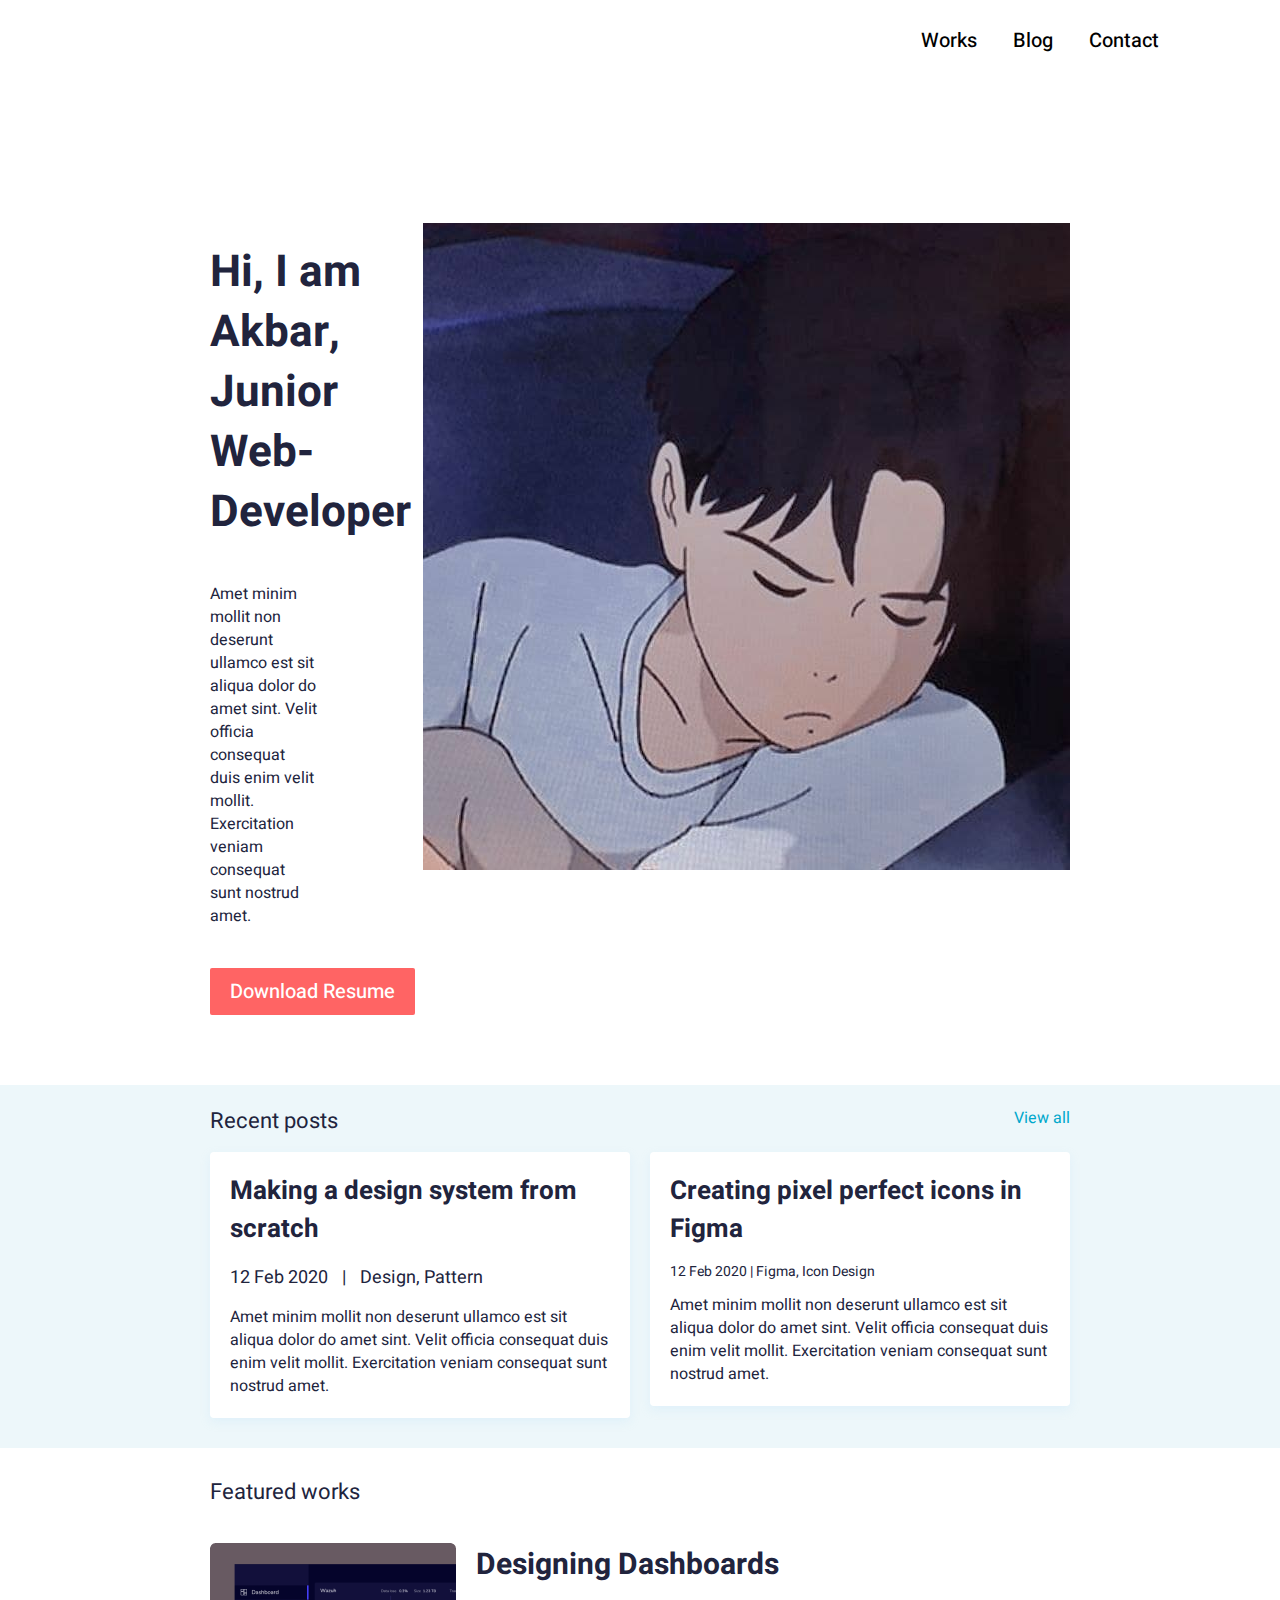
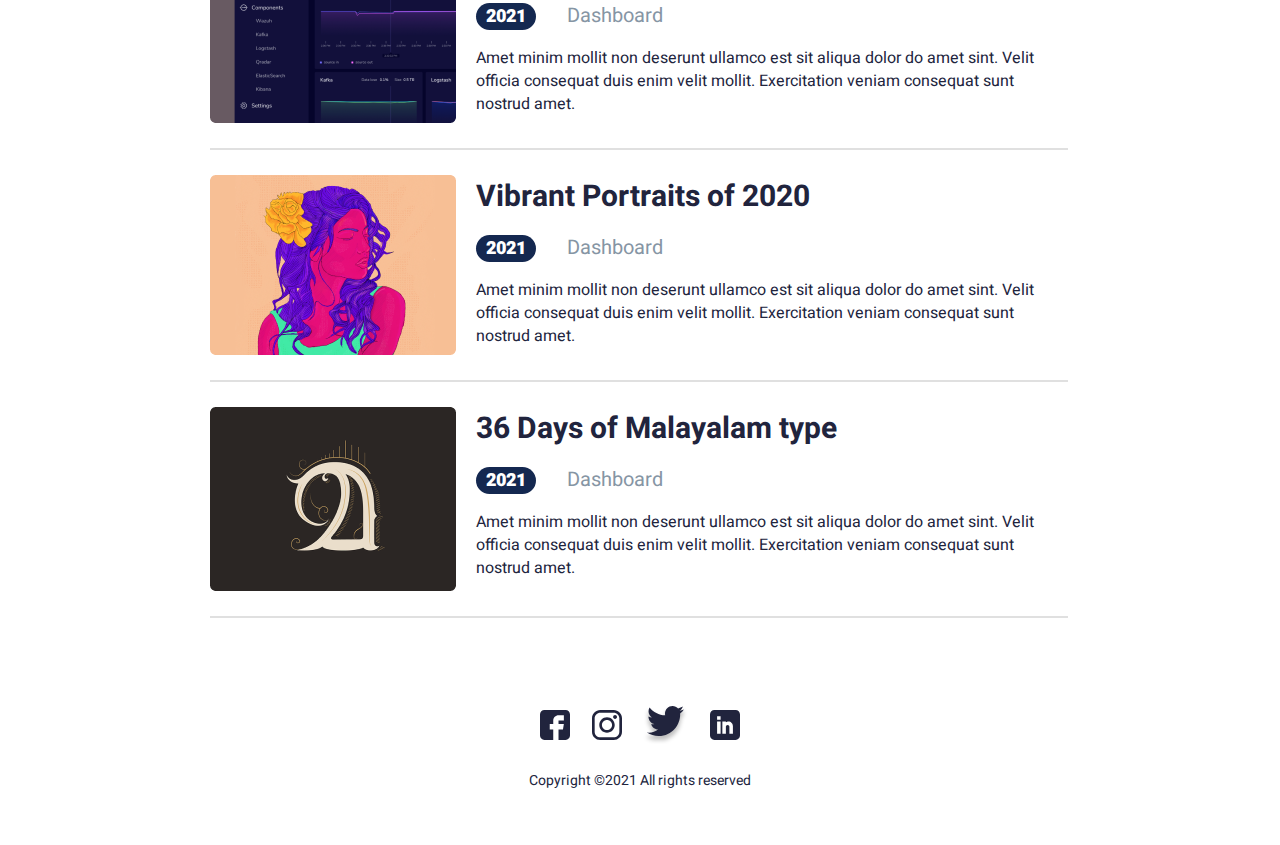
<file: index.html>
<!DOCTYPE html>
<html lang="en">
<link rel="stylesheet" href="css/style.css">
<meta>

<head>
    <title> Home Page </title>
    <link rel="shortcut icon" href="img/icon/brain.png" type="">
</head>

<body>

    <div class="wrapper">

        <header class="header">
            <div class="header__content __container">
                <div class="header__menu menu">
                    <nav class="menu__body">
                        <ul class="menu__list">
                            <li><a href="index.html" class="menu__link">Contact</a></li>
                            <li><a href="blog.html" class="menu__link">Blog</a></li>
                            <li><a href="work.html" class="menu__link">Works</a></li>
                        </ul>
                    </nav>
                </div>
            </div>

        </header>


        <main class="content">

            <section class="resume">
                <div class="resume__row container">
                    <div class="resume__img">
                        <img src="img/akira.jpg" alt="">
                    </div>
                    <div class="resume__body">
                        <div class="resume__hi title">
                            <p>Hi, I am Akbar,</p>
                            <p>Junior Web-Developer</p>
                        </div>
                        <div class="resume__text text">
                            Amet minim mollit non deserunt ullamco est sit aliqua dolor do amet sint. Velit
                            officia consequat duis enim velit
                            mollit. Exercitation veniam consequat sunt nostrud amet.
                        </div>
                        <div class="resume__btn">
                            <a href="" class="resume__download"><span> Download Resume </span></a>
                        </div>
                    </div>
                </div>
            </section>


            <section class="posts">
                <div class="posts__row container">
                    <div class="posts__header">
                        <div class="posts__title min-title">
                            <h4>Recent posts</h4>
                        </div>
                        <div class="posts__view">
                            <a href="" class="posts__link">View all</a>
                        </div>
                    </div>
                    <div class="posts__items">
                        <div class="posts__column">
                            <article class="post__item post">
                                <h3 class="post__title"> Making a design system from scratch</h3>
                                <div class="post__user user">
                                    12 Feb 2020 <span>|</span> Design, Pattern
                                </div>
                                <div class="post__text text">
                                    Amet minim mollit non deserunt ullamco est sit aliqua dolor do amet sint. Velit
                                    officia
                                    consequat duis enim velit
                                    mollit. Exercitation veniam consequat sunt nostrud amet.
                                </div>
                            </article>
                        </div>
                        <div class="posts__column">
                            <article class="posts__item post">
                                <h3 class="post__title"> Creating pixel perfect icons in Figma</h3>
                                <div class="post__user">
                                    12 Feb 2020 <span>|</span> Figma, Icon Design
                                </div>
                                <div class="post__text text">
                                    Amet minim mollit non deserunt ullamco est sit aliqua dolor do amet sint. Velit
                                    officia
                                    consequat duis enim velit
                                    mollit. Exercitation veniam consequat sunt nostrud amet.
                                </div>
                            </article>
                        </div>
                    </div>
                </div>
            </section>


            <section class="featured-works">
                <div class="featured-works__row container">
                    <div class="featured-works__title min-title">Featured works</div>


                    <div class="featured-works__column">
                        <div class="featured-works__items featured-work">
                            <div class="featured-work__img"> <img src="img/Designing-Dashboards.png" alt=""></div>
                            <article class="featured-work__item">
                                <div class=" featured-work__title "> Designing Dashboards </div>
                                <div class="featured-work__info"> <span>2021</span> Dashboard</div>
                                <div class="featured-work__text text">
                                    Amet minim mollit non deserunt ullamco est sit aliqua dolor do amet sint. Velit
                                    officia
                                    consequat duis enim velit
                                    mollit. Exercitation veniam consequat sunt nostrud amet.
                                </div>

                            </article>
                        </div>
                        <div class="featured-works__line line "></div>
                    </div>

                    <div class="featured-works__column">
                        <div class="featured-works__items featured-work">
                            <div class="featured-work__img"> <img src="img/Vibrant-Portraits.png" alt=""></div>
                            <article class="featured-work__item">
                                <div class=" featured-work__title "> Vibrant Portraits of 2020 </div>
                                <div class="featured-work__info"> <span>2021</span> Dashboard</div>
                                <div class="featured-work__text text">
                                    Amet minim mollit non deserunt ullamco est sit aliqua dolor do amet sint. Velit
                                    officia
                                    consequat duis enim velit
                                    mollit. Exercitation veniam consequat sunt nostrud amet.
                                </div>

                            </article>
                        </div>
                        <div class="featured-works__line line"></div>
                    </div>


                    <div class="featured-works__column">
                        <div class="featured-works__items featured-work">
                            <div class="featured-work__img"> <img src="img/36-Days.png" alt=""></div>
                            <article class="featured-work__item">
                                <div class=" featured-work__title "> 36 Days of Malayalam type </div>
                                <div class="featured-work__info"> <span>2021</span> Dashboard</div>
                                <div class="featured-work__text text">
                                    Amet minim mollit non deserunt ullamco est sit aliqua dolor do amet sint. Velit
                                    officia
                                    consequat duis enim velit
                                    mollit. Exercitation veniam consequat sunt nostrud amet.
                                </div>

                            </article>
                        </div>
                        <div class="featured-works__line line"></div>
                    </div>


                </div>
            </section>

        </main>


        <footer class="footer">
            <div class="container">
                <div class="footer__row">
                    <div class="footer__body">
                        <div class="footer__img">
                            <img src="img/icon/fbfacebook.svg" alt="">
                            <img src="img/icon/instainta.svg" alt="">
                            <img class="twiter" src="img/icon/twitr.svg" alt="">
                            <img src="img/icon/Linkedin.svg" alt="">
                        </div>
                        <div class="footer__copy">Copyright ©2021 All rights reserved</div>
                    </div>
                </div>
            </div>
        </footer>


    </div>

</body>

</html>
</file>
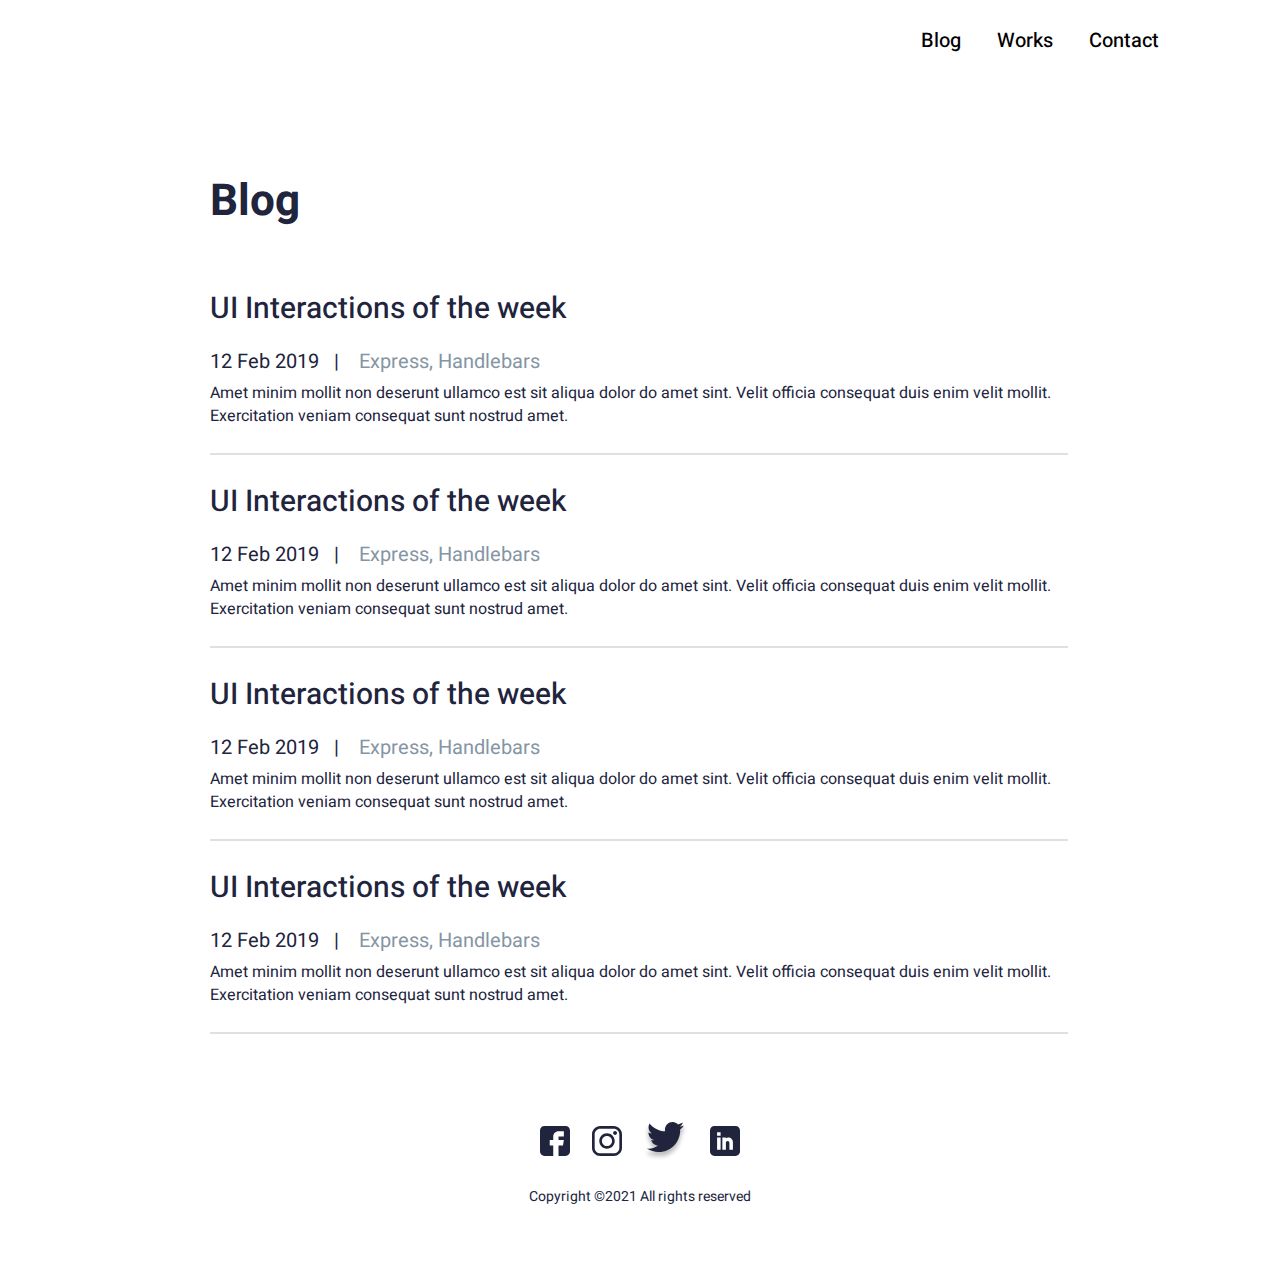
<file: blog.html>
<!DOCTYPE html>
<html lang="en">
<link rel="stylesheet" href="css/style.css">
<meta>

<head>
    <title>Blog</title>
</head>

<body>


    <div class="wrapper">


        <header class="header">
            <div class="header__content __container">
                <div class="header__menu menu">
                    <nav class="menu__body">
                        <ul class="menu__list">
                            <li><a href="index.html" class="menu__link">Contact</a></li>
                            <li><a href="work.html" class="menu__link">Works</a></li>
                            <li><a href="blog.html" class="menu__link">Blog</a></li>
                        </ul>
                    </nav>
                </div>
            </div>

        </header>


        <main class="content">

            <section class="blog">
                <div class="blog__row container">
                    <div class="blog__title title">Blog</div>
                    <div class="blog__column">
                        <article class="blog__body blog-posts">
                            <div class="blog-posts__title">UI Interactions of the week</div>
                            <div class="blog-posts__info user">12 Feb 2019 <span class="i">|</span><span
                                    class="t">Express,
                                    Handlebars</span></div>
                            <div class="blog-posts__text text">
                                Amet minim mollit non deserunt ullamco est sit aliqua dolor do amet sint. Velit officia
                                consequat duis enim velit
                                mollit. Exercitation veniam consequat sunt nostrud amet.
                            </div>
                            <div class="blog-posts__line line"></div>
                        </article>

                        <article class="blog__body blog-posts">
                            <div class="blog-posts__title">UI Interactions of the week</div>
                            <div class="blog-posts__info user">12 Feb 2019 <span class="i">|</span><span
                                    class="t">Express,
                                    Handlebars</span></div>
                            <div class="blog-posts__text text">
                                Amet minim mollit non deserunt ullamco est sit aliqua dolor do amet sint. Velit officia
                                consequat duis enim velit
                                mollit. Exercitation veniam consequat sunt nostrud amet.
                            </div>
                            <div class="blog-posts__line line"></div>
                        </article>

                        <article class="blog__body blog-posts">
                            <div class="blog-posts__title">UI Interactions of the week</div>
                            <div class="blog-posts__info user">12 Feb 2019 <span class="i">|</span><span
                                    class="t">Express,
                                    Handlebars</span></div>
                            <div class="blog-posts__text text">
                                Amet minim mollit non deserunt ullamco est sit aliqua dolor do amet sint. Velit officia
                                consequat duis enim velit
                                mollit. Exercitation veniam consequat sunt nostrud amet.
                            </div>
                            <div class="blog-posts__line line"></div>
                        </article>

                        <article class="blog__body blog-posts">
                            <div class="blog-posts__title">UI Interactions of the week</div>
                            <div class="blog-posts__info user">12 Feb 2019 <span class="i">|</span><span
                                    class="t">Express,
                                    Handlebars</span></div>
                            <div class="blog-posts__text text">
                                Amet minim mollit non deserunt ullamco est sit aliqua dolor do amet sint. Velit officia
                                consequat duis enim velit
                                mollit. Exercitation veniam consequat sunt nostrud amet.
                            </div>
                            <div class="blog-posts__line line"></div>
                        </article>
                    </div>
                </div>
            </section>

        </main>




        <footer class="footer">
            <div class="container">
                <div class="footer__row">
                    <div class="footer__body">
                        <div class="footer__img">
                            <img src="img/icon/fbfacebook.svg" alt="">
                            <img src="img/icon/instainta.svg" alt="">
                            <img class="twiter" src="img/icon/twitr.svg" alt="">
                            <img src="img/icon/Linkedin.svg" alt="">
                        </div>
                        <div class="footer__copy">Copyright ©2021 All rights reserved</div>
                    </div>
                </div>
            </div>
        </footer>

    </div>
</body>

</html>
</file>
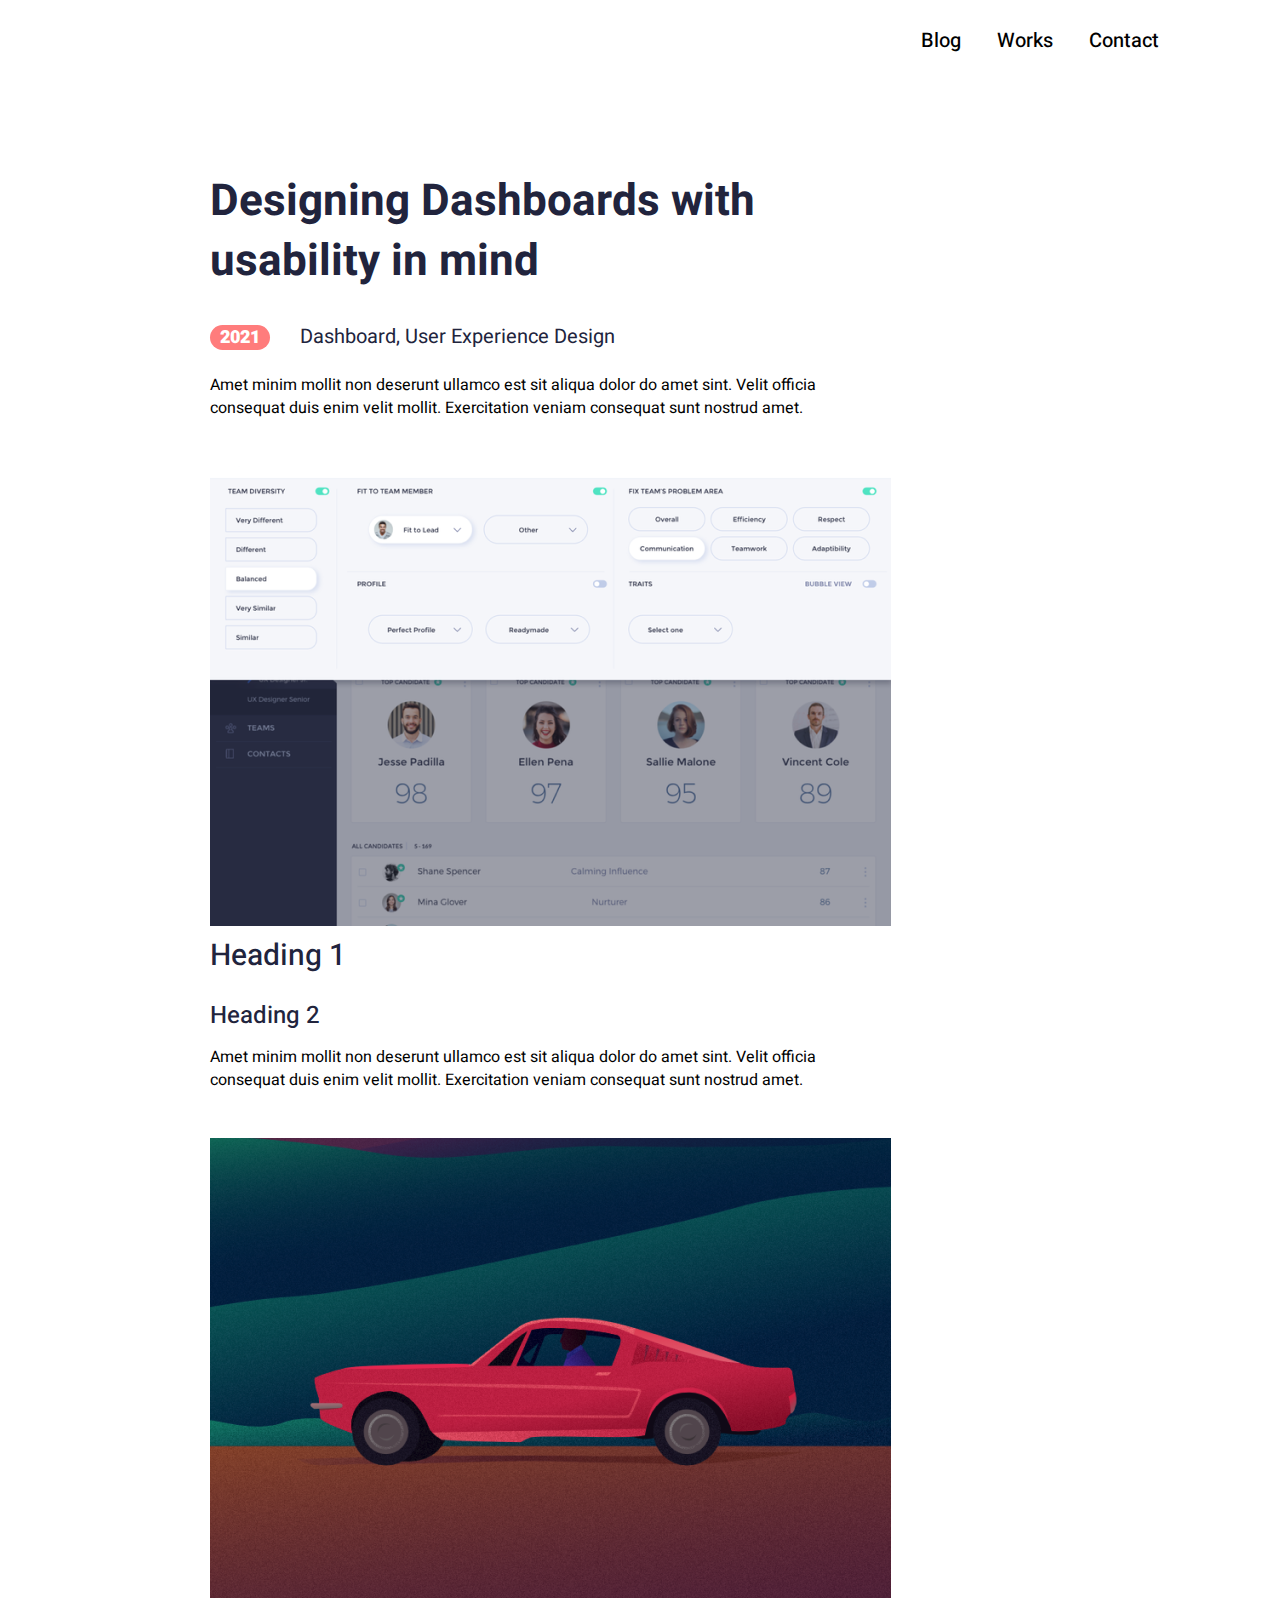
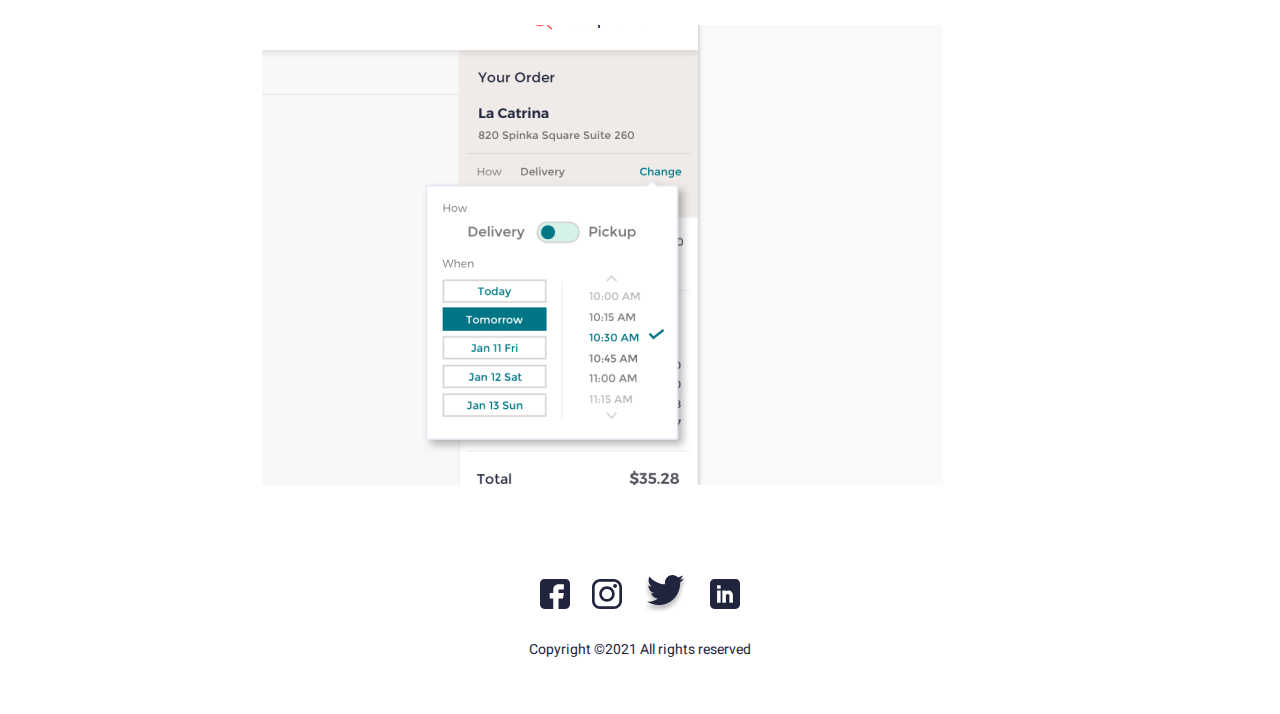
<file: work-details.html>
<!DOCTYPE html>
<html lang="en">
<link rel="stylesheet" href="css/style.css">
<meta>

<head>
    <title> Work Details </title>
    <link rel="shortcut icon" href="img/icon/brain.png" type="">
</head>

<body>
    <div class="wrapper">
        <header class="header">
            <div class="header__content __container">
                <div class="header__menu menu">
                    <nav class="menu__body">
                        <ul class="menu__list">
                            <li><a href="index.html" class="menu__link">Contact</a></li>
                            <li><a href="work.html" class="menu__link">Works</a></li>
                            <li><a href="blog.html" class="menu__link">Blog</a></li>
                        </ul>
                    </nav>
                </div>
            </div>

        </header>
        <main class="content">
            <section class="works-details">
                <div class="works-details__row container">
                    <div class="works-details__title title">Designing Dashboards with usability in mind</div>
                    <div class="works-details__column">
                        <div class="works-details__items work-items">
                            <div class="work-items__info"> <span>2021</span> Dashboard, User Experience Design</div>
                            <div class="work-items__text text">Amet minim mollit non deserunt ullamco est sit aliqua
                                dolor do amet sint. Velit officia consequat duis enim velit
                                mollit. Exercitation veniam consequat sunt nostrud amet.</div>
                            <div class="work-items__img-team"> <img src="img/team.png" alt=""></div>
                            <div class="work-items__heading">
                                <div class="work-items__heading-1">Heading 1</div>
                                <div class="work-items__heading-2">Heading 2</div>
                            </div>
                            <div class="work-items__text text">Amet minim mollit non deserunt ullamco est sit aliqua
                                dolor do amet sint. Velit officia consequat duis enim velit
                                mollit. Exercitation veniam consequat sunt nostrud amet.</div>
                            <div class="work-items__img-car"> <img src="img/car.png" alt=""></div>
                            <div class="work-items__img-order"><img src="img/order.png" alt=""></div>
                        </div>
                    </div>
            </section>
        </main>
        <footer class="footer">
            <div class="container">
                <div class="footer__row">
                    <div class="footer__body">
                        <div class="footer__img">
                            <img src="img/icon/fbfacebook.svg" alt="">
                            <img src="img/icon/instainta.svg" alt="">
                            <img class="twiter" src="img/icon/twitr.svg" alt="">
                            <img src="img/icon/Linkedin.svg" alt="">
                        </div>
                        <div class="footer__copy">Copyright ©2021 All rights reserved</div>
                    </div>
                </div>
            </div>
        </footer>
    </div>
</body>

</html>
</file>
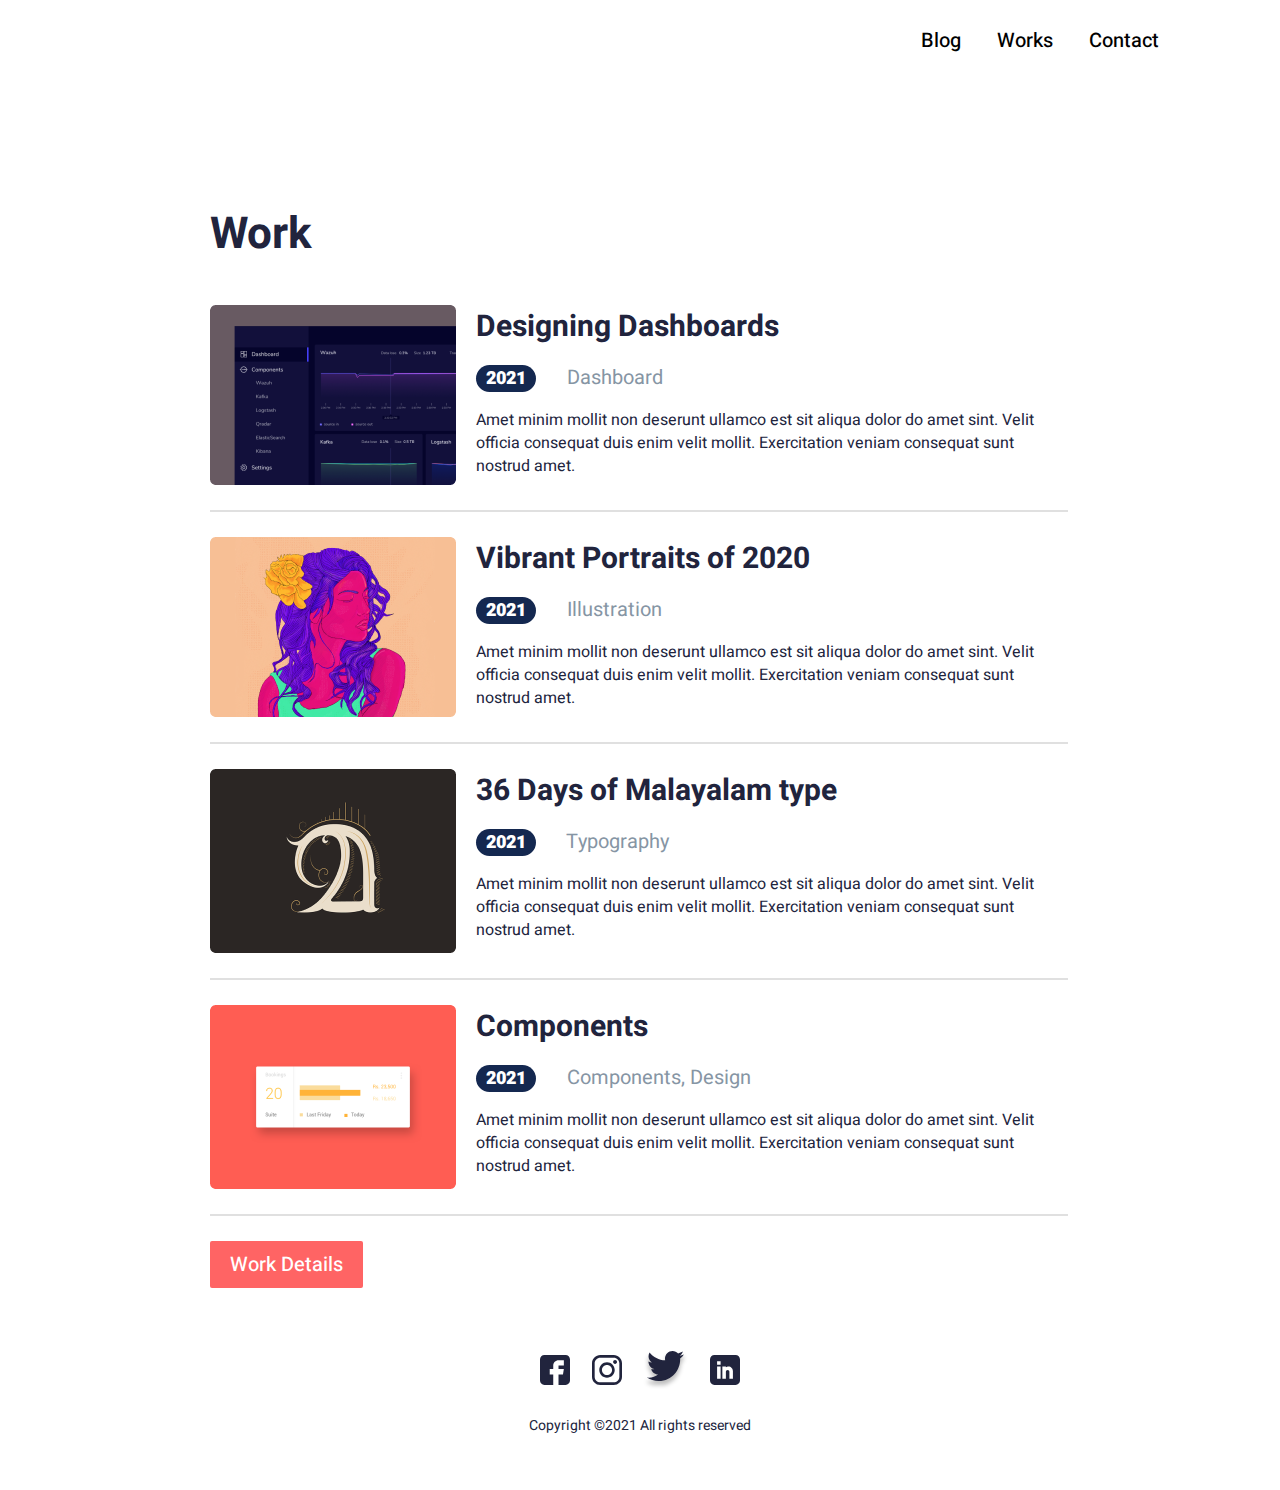
<file: work.html>
<!DOCTYPE html>
<html lang="en">
<link rel="stylesheet" href="css/style.css">
<meta>

<head>
    <title> Work </title>
</head>

<body>

    <div class="wrapper">


        <header class="header">
            <div class="header__content __container">
                <div class="header__menu menu">
                    <nav class="menu__body">
                        <ul class="menu__list">
                            <li><a href="index.html" class="menu__link">Contact</a></li>
                            <li><a href="work.html" class="menu__link">Works</a></li>
                            <li><a href="blog.html" class="menu__link">Blog</a></li>
                        </ul>
                    </nav>
                </div>
            </div>

        </header>


        <main class="content">


            <section class="featured-works">
                <div class="featured-works__row container">
                    <div class="featured-works__title title">Work</div>


                    <div class="featured-works__column">
                        <div class="featured-works__items featured-work">
                            <div class="featured-work__img"> <img src="img/Designing-Dashboards.png" alt=""></div>
                            <article class="featured-work__item">
                                <div class=" featured-work__title "> Designing Dashboards </div>
                                <div class="featured-work__info"> <span>2021</span> Dashboard</div>
                                <div class="featured-work__text text">
                                    Amet minim mollit non deserunt ullamco est sit aliqua dolor do amet sint. Velit
                                    officia
                                    consequat duis enim velit
                                    mollit. Exercitation veniam consequat sunt nostrud amet.
                                </div>

                            </article>
                        </div>
                        <div class="featured-works__line line"></div>
                    </div>

                    <div class="featured-works__column">
                        <div class="featured-works__items featured-work">
                            <div class="featured-work__img"> <img src="img/Vibrant-Portraits.png" alt=""></div>
                            <article class="featured-work__item">
                                <div class=" featured-work__title "> Vibrant Portraits of 2020 </div>
                                <div class="featured-work__info"> <span>2021</span> Illustration</div>
                                <div class="featured-work__text text">
                                    Amet minim mollit non deserunt ullamco est sit aliqua dolor do amet sint. Velit
                                    officia
                                    consequat duis enim velit
                                    mollit. Exercitation veniam consequat sunt nostrud amet.
                                </div>

                            </article>
                        </div>
                        <div class="featured-works__line line"></div>
                    </div>


                    <div class="featured-works__column">
                        <div class="featured-works__items featured-work">
                            <div class="featured-work__img"> <img src="img/36-Days.png" alt=""></div>
                            <article class="featured-work__item">
                                <div class=" featured-work__title "> 36 Days of Malayalam type </div>
                                <div class="featured-work__info"> <span>2021</span> Typography</div>
                                <div class="featured-work__text text">
                                    Amet minim mollit non deserunt ullamco est sit aliqua dolor do amet sint. Velit
                                    officia
                                    consequat duis enim velit
                                    mollit. Exercitation veniam consequat sunt nostrud amet.
                                </div>

                            </article>
                        </div>
                        <div class="featured-works__line line"></div>
                    </div>

                    <div class="featured-works__column">
                        <div class="featured-works__items featured-work">
                            <div class="featured-work__img"> <img src="img/componets.png" alt=""></div>
                            <article class="featured-work__item">
                                <div class=" featured-work__title "> Components </div>
                                <div class="featured-work__info"> <span>2021</span> Components, Design</div>
                                <div class="featured-work__text text">
                                    Amet minim mollit non deserunt ullamco est sit aliqua dolor do amet sint. Velit
                                    officia
                                    consequat duis enim velit
                                    mollit. Exercitation veniam consequat sunt nostrud amet.
                                </div>

                            </article>
                        </div>
                        <div class="featured-works__line line"></div>
                    </div>

                    <div class="featured-works__btn">
                        <a href="work-details.html" class="featured-works__work-details"><span> Work Details </span></a>
                    </div>

                </div>
            </section>



        </main>


        <footer class="footer">
            <div class="container">
                <div class="footer__row">
                    <div class="footer__body">
                        <div class="footer__img">
                            <img src="img/icon/fbfacebook.svg" alt="">
                            <img src="img/icon/instainta.svg" alt="">
                            <img class="twiter" src="img/icon/twitr.svg" alt="">
                            <img src="img/icon/Linkedin.svg" alt="">
                        </div>
                        <div class="footer__copy">Copyright ©2021 All rights reserved</div>
                    </div>
                </div>
            </div>
        </footer>


    </div>

</body>

</html>
</file>
<file: css/style.css>
@import url("https://fonts.googleapis.com/css2?family=Heebo:wght@400;500;700;900&display=swap");
* {
  padding: 0;
  margin: 0;
  border: 0;
}

*,
*:before,
*:after {
  -webkit-box-sizing: border-box;
  box-sizing: border-box;
}

:focus,
:active {
  outline: none;
}

a:focus,
a:active {
  outline: none;
}

nav,
footer,
header,
aside {
  display: block;
}

html,
body {
  height: 100%;
  width: 100%;
  font-size: 100%;
  line-height: 1;
  font-size: 14px;
  -ms-text-size-adjust: 100%;
  -moz-text-size-adjust: 100%;
  -webkit-text-size-adjust: 100%;
}

input,
button,
textarea {
  font-family: inherit;
}

input::-ms-clear {
  display: none;
}

button {
  cursor: pointer;
}

button::-moz-focus-inner {
  padding: 0;
  border: 0;
}

a,
a:visited {
  text-decoration: none;
}

a:hover {
  text-decoration: none;
}

ul li {
  list-style: none;
}

img {
  vertical-align: top;
}

h1,
h2,
h3,
h4,
h5,
h6 {
  font-size: inherit;
  font-weight: 400;
}

body {
  height: 100%;
  font-family: Heebo;
}

.wrapper {
  display: -webkit-box;
  display: -ms-flexbox;
  display: flex;
  -webkit-box-orient: vertical;
  -webkit-box-direction: normal;
      -ms-flex-direction: column;
          flex-direction: column;
  width: 100%;
  min-height: 100%;
  overflow: hidden;
}

.content {
  padding: 90px 0 0 0;
  -webkit-box-flex: 1;
      -ms-flex: 1 0 auto;
          flex: 1 0 auto;
}

.container {
  max-width: 860px;
  margin: 0 auto;
}

.text {
  font-size: 16px;
  line-height: 23px;
  color: #21243d;
}

.title {
  font-weight: bold;
  font-size: 44px;
  line-height: 60px;
  color: #21243d;
}

.min-title {
  padding: 0 20px 0 0;
  font-size: 22px;
  color: #21243d;
  margin-bottom: 20px;
}

.header__content {
  max-width: 1050px;
  padding: 0 6px;
  margin: 0 auto;
}

.menu__list {
  display: -webkit-box;
  display: -ms-flexbox;
  display: flex;
  -webkit-box-orient: horizontal;
  -webkit-box-direction: reverse;
      -ms-flex-direction: row-reverse;
          flex-direction: row-reverse;
  height: 82px;
  -webkit-box-align: center;
      -ms-flex-align: center;
          align-items: center;
  padding: 10px 0;
}

.menu__list li {
  margin: 0 0 0 36px;
}

.menu__link {
  font-size: 20px;
  font-weight: 500;
  color: #000;
}

@media (min-width: 991.98px) {
  .menu__link:hover {
    color: #ff6464;
  }
}

.footer {
  margin-top: 63px;
  -webkit-box-flex: 0;
      -ms-flex: 0 0 auto;
          flex: 0 0 auto;
}

.footer__row {
  display: -webkit-box;
  display: -ms-flexbox;
  display: flex;
  -webkit-box-pack: center;
      -ms-flex-pack: center;
          justify-content: center;
}

.footer__img {
  display: -webkit-box;
  display: -ms-flexbox;
  display: flex;
  -ms-flex-pack: distribute;
      justify-content: space-around;
}

.footer__copy {
  color: #21243d;
  line-height: 21px;
  margin: 26px 0 54px 0;
}

.user {
  font-size: 18px;
  line-height: 26px;
}

.user span {
  margin: 0 10px;
}

.line {
  margin: 25px 0;
  border: 1px solid #e0e0e0;
  background-color: #e0e0e0;
  width: 858px;
}

.resume {
  padding: 33px 0 0 0;
}

.resume__row {
  padding: 18px 0px 0 0;
  -webkit-box-flex: 1;
      -ms-flex: 1 1 auto;
          flex: 1 1 auto;
  display: -webkit-box;
  display: -ms-flexbox;
  display: flex;
  -webkit-box-orient: horizontal;
  -webkit-box-direction: reverse;
      -ms-flex-direction: row-reverse;
          flex-direction: row-reverse;
}

.resume__row *:last-child {
  margin-bottom: 0;
}

.resume__body {
  padding-top: 20px;
}

.resume__img {
  padding-bottom: 30px;
}

.resume__text {
  padding: 40px 105px 40px 0;
}

.resume__btn {
  display: inline-block;
  background: #ff6464;
  padding: 9px 20px;
  border-radius: 2px;
  -webkit-box-pack: center;
      -ms-flex-pack: center;
          justify-content: center;
  -webkit-box-align: center;
      -ms-flex-align: center;
          align-items: center;
  text-align: center;
  height: 47px;
}

.resume__download {
  font-weight: 500;
  font-size: 20px;
  line-height: 29px;
  color: #ffffff;
}

.posts {
  margin-top: 70px;
  background: #edf7fa;
  padding: 25px 0 30px 0;
}

.posts__header {
  display: -webkit-box;
  display: -ms-flexbox;
  display: flex;
}

.posts__title {
  -webkit-box-flex: 1;
      -ms-flex: 1 1 auto;
          flex: 1 1 auto;
}

.posts__view {
  font-size: 16px;
}

.posts__link {
  color: #00a8cc;
}

.posts__items {
  display: -webkit-box;
  display: -ms-flexbox;
  display: flex;
  margin: 0 -10px;
}

.posts__column {
  -webkit-box-flex: 0;
      -ms-flex: 0 1 50%;
          flex: 0 1 50%;
  padding: 0 10px;
}

.post {
  background-color: #ffffff;
  -webkit-box-shadow: 0px 4px 10px rgba(187, 225, 250, 0.25);
          box-shadow: 0px 4px 10px rgba(187, 225, 250, 0.25);
  border-radius: 4px;
  color: #21243d;
  padding: 20px;
}

.post__title {
  color: #21243d;
  font-weight: bold;
  font-size: 26px;
  line-height: 38px;
  margin-bottom: 17px;
}

.post__title:hover {
  color: #ff6464;
}

.post__user {
  margin-bottom: 15px;
}

.featured-works__row {
  -webkit-box-flex: 1;
      -ms-flex: 1 1 auto;
          flex: 1 1 auto;
}

.featured-works__title {
  margin: 33px 0 40px 0;
}

.featured-works__items {
  display: -webkit-box;
  display: -ms-flexbox;
  display: flex;
}

.featured-works__work-details {
  display: inline-block;
  background: #ff6464;
  padding: 9px 20px;
  border-radius: 2px;
  -webkit-box-pack: center;
      -ms-flex-pack: center;
          justify-content: center;
  -webkit-box-align: center;
      -ms-flex-align: center;
          align-items: center;
  text-align: center;
  height: 47px;
  font-weight: 500;
  font-size: 20px;
  line-height: 29px;
  color: #fff;
}

.featured-work__item {
  padding: 0 20px;
}

.featured-work__title {
  font-weight: bold;
  font-size: 30px;
  line-height: 44px;
  color: #21243d;
}

@media (min-width: 991.98px) {
  .featured-work__title:hover {
    color: #ff6464;
  }
}

.featured-work__info {
  font-size: 20px;
  line-height: 29px;
  color: #8695a4;
}

.featured-work__info span {
  padding: 0 10px;
  margin: 0 26px 0 0;
  width: 62px;
  height: 25px;
  background: #142850;
  border-radius: 16px;
  font-weight: 900;
  font-size: 18px;
  line-height: 60px;
  color: #ffffff;
}

.blog__row {
  -webkit-box-flex: 1;
      -ms-flex: 1 1 auto;
          flex: 1 1 auto;
}

.blog__title {
  margin: 0 0 55px 0;
}

.blog-posts__title {
  font-weight: 500;
  font-size: 30px;
  line-height: 44px;
  color: #21243d;
}

@media (min-width: 991.98px) {
  .blog-posts__title:hover {
    color: #ff6464;
  }
}

.blog-posts__info {
  margin: 16px 0 6px 0;
  font-size: 20px;
  line-height: 29px;
  color: #21243d;
}

.blog-posts__info .i {
  margin: 0 10px;
}

.blog-posts__info .t {
  color: #8695a4;
}

.works-details__title {
  width: 576px;
}

.works-details__items {
  display: -webkit-box;
  display: -ms-flexbox;
  display: flex;
  -webkit-box-orient: vertical;
  -webkit-box-direction: normal;
      -ms-flex-direction: column;
          flex-direction: column;
  -webkit-box-pack: center;
      -ms-flex-pack: center;
          justify-content: center;
}

.work-items__info {
  margin: 30px 0 23px 0;
  font-size: 20px;
  line-height: 29px;
  color: #21243d;
}

.work-items__info span {
  margin-right: 25px;
  display: inline-block;
  background: #ff7c7c;
  border-radius: 16px;
  font-weight: 900;
  font-size: 18px;
  line-height: 25px;
  padding: 0 10px;
  height: 25px;
  text-align: center;
  color: #ffffff;
}

.work-items__text {
  width: 681px;
  color: black;
  margin: 0 0 46px 0;
}

.work-items__heading {
  font-weight: 500;
  font-size: 30px;
  line-height: 60px;
  color: #21243d;
}

.work-items__heading-2 {
  font-size: 24px;
}

.work-items__img-order {
  padding: 27px 52px;
}
</file>
